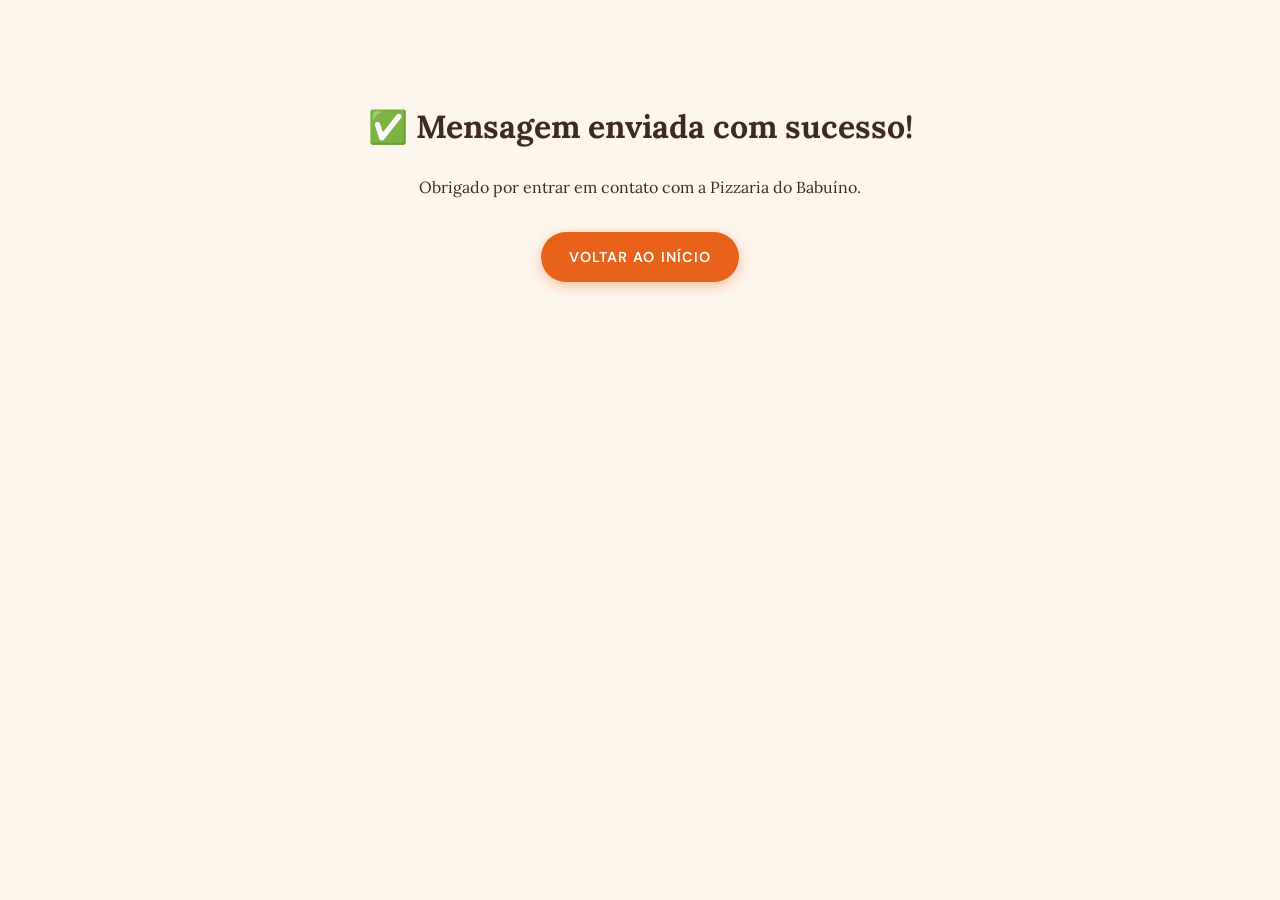
<file: Obrigado.html>
<!DOCTYPE html>
<html lang="pt-BR">

<head>
  <meta charset="UTF-8">
  <meta name="viewport" content="width=device-width, initial-scale=1.0">
  <title>Mensagem Enviada</title>
  <link rel="stylesheet" href="style.css">
</head>

<body>

  <main style="text-align:center; padding:100px 20px;">

    <h1>✅ Mensagem enviada com sucesso!</h1>

    <p style="margin-top:20px;">
      Obrigado por entrar em contato com a Pizzaria do Babuíno.
    </p>

    <a href="./index.html" class="botao-link" style="margin-top:30px;">
      Voltar ao início
    </a>

  </main>

</body>

</html>
</file>
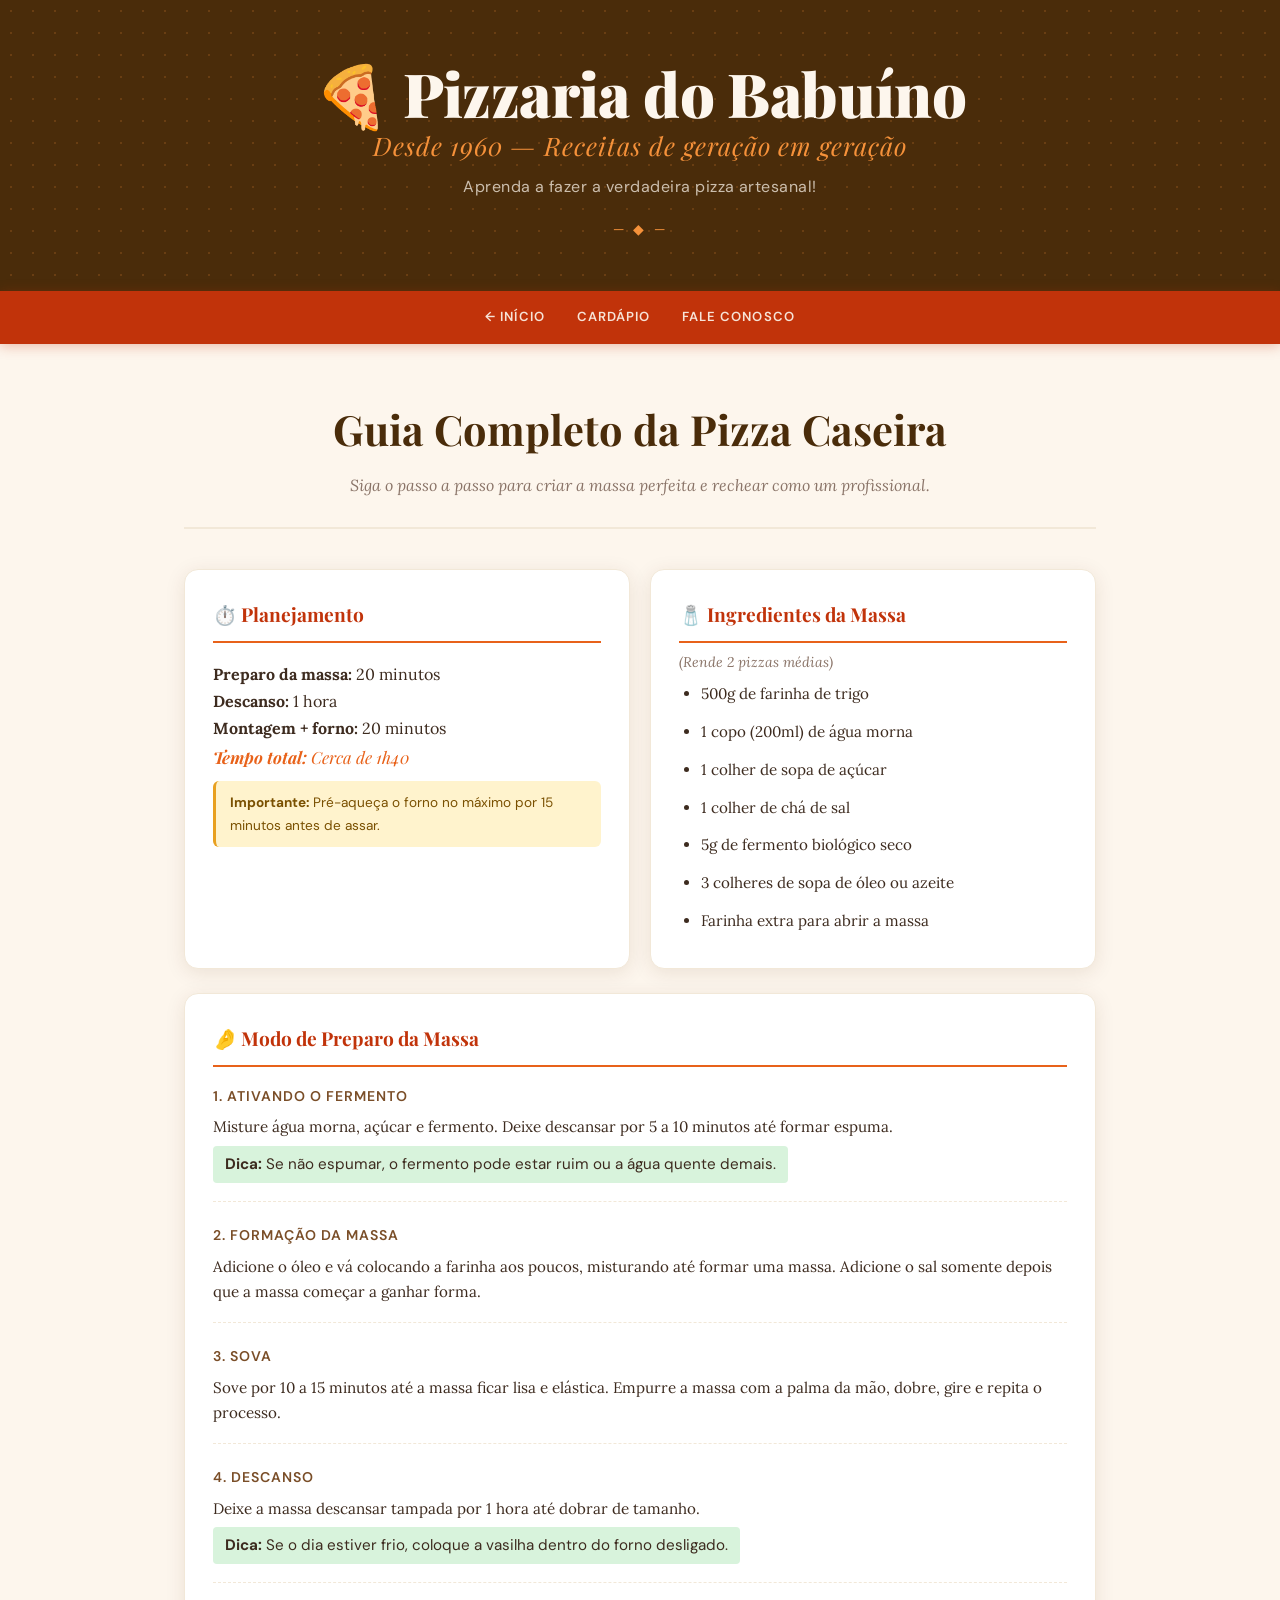
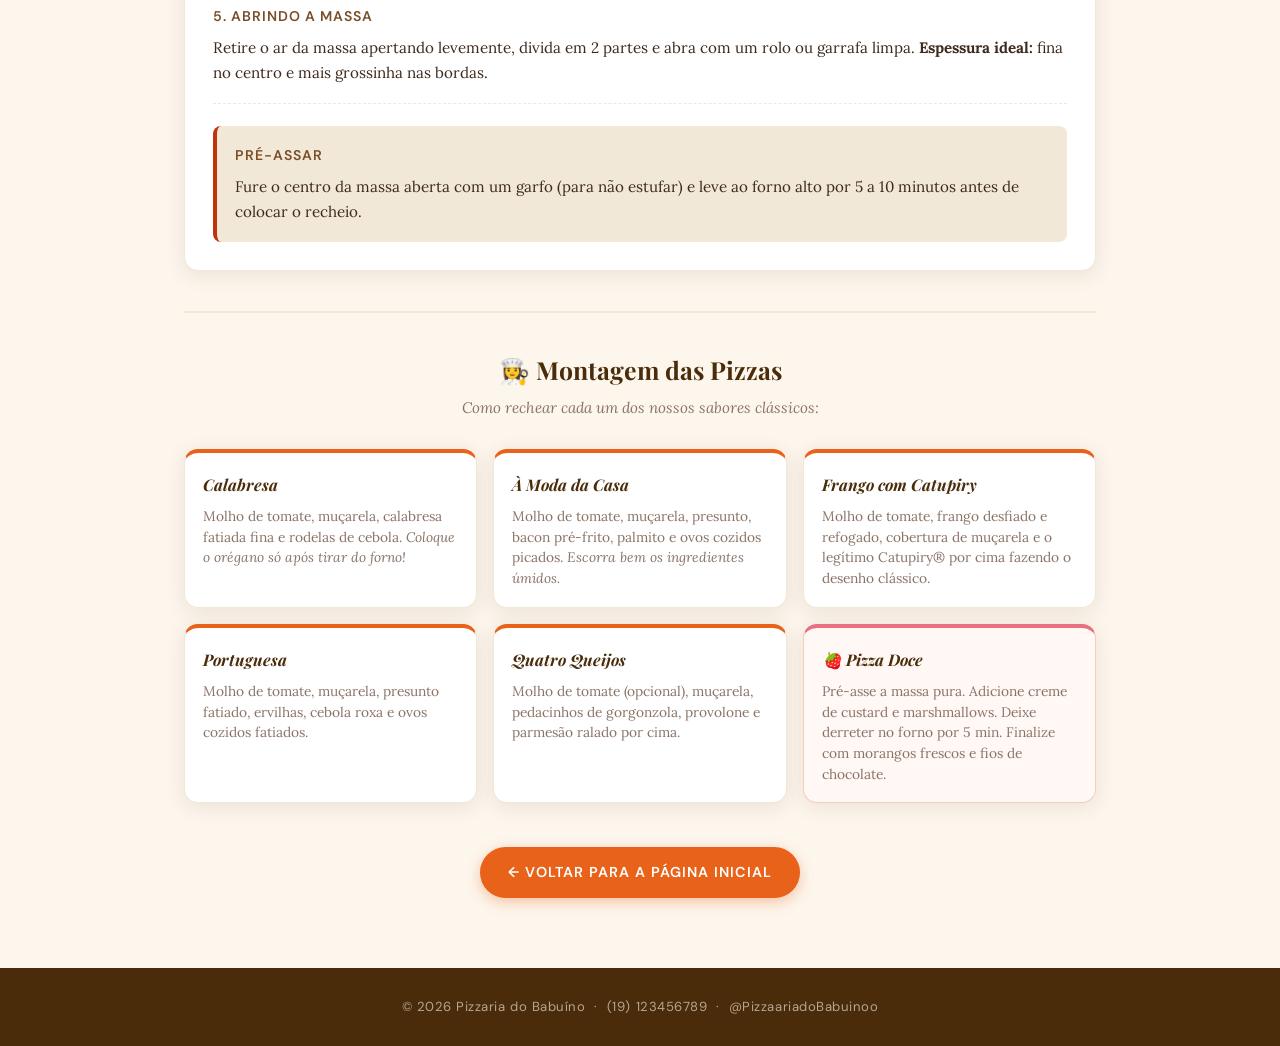
<file: Receitas.html>
<!DOCTYPE html>
<html lang="pt-BR">

<head>
  <meta charset="UTF-8">
  <meta name="viewport" content="width=device-width, initial-scale=1.0">
  <title>Receitas — Pizzaria do Babuíno</title>
  <link rel="stylesheet" href="style.css">
</head>

<body>

  <header>
    <h1>🍕 Pizzaria do Babuíno
      <span>Desde 1960 — Receitas de geração em geração</span>
    </h1>
    <p>Aprenda a fazer a verdadeira pizza artesanal!</p>
  </header>

  <nav>
    <a href="./index.html">← Início</a>
    <a href="./index.html#cardapio">Cardápio</a>
    <a href="./index.html#contato">Fale Conosco</a>
  </nav>

  <main>

    <div class="topo-receitas">
      <h2>Guia Completo da Pizza Caseira</h2>
      <p>Siga o passo a passo para criar a massa perfeita e rechear como um profissional.</p>
    </div>

    <div class="Grid-receita-topo">

      <div class="bloco-receita" id="bloco-planejamento">
        <h3>⏱️ Planejamento</h3>
        <p><strong>Preparo da massa:</strong> 20 minutos</p>
        <p><strong>Descanso:</strong> 1 hora</p>
        <p><strong>Montagem + forno:</strong> 20 minutos</p>
        <p class="destaque-tempo"><strong>Tempo total:</strong> Cerca de 1h40</p>
        <p class="alerta"><strong>Importante:</strong> Pré-aqueça o forno no máximo por 15 minutos antes de assar.</p>
      </div>

      <div class="bloco-receita" id="bloco-ingredientes">
        <h3>🧂 Ingredientes da Massa</h3>
        <p class="sub-ingrediente">(Rende 2 pizzas médias)</p>
        <ul>
          <li>500g de farinha de trigo</li>
          <li>1 copo (200ml) de água morna</li>
          <li>1 colher de sopa de açúcar</li>
          <li>1 colher de chá de sal</li>
          <li>5g de fermento biológico seco</li>
          <li>3 colheres de sopa de óleo ou azeite</li>
          <li>Farinha extra para abrir a massa</li>
        </ul>
      </div>

    </div>

    <div class="bloco-receita" id="bloco-preparo">
      <h3>🤌 Modo de Preparo da Massa</h3>

      <div class="passo">
        <h4>1. Ativando o fermento</h4>
        <p>Misture água morna, açúcar e fermento. Deixe descansar por 5 a 10 minutos até formar espuma.</p>
        <p class="dica-interna"><strong>Dica:</strong> Se não espumar, o fermento pode estar ruim ou a água quente demais.</p>
      </div>

      <div class="passo">
        <h4>2. Formação da massa</h4>
        <p>Adicione o óleo e vá colocando a farinha aos poucos, misturando até formar uma massa. Adicione o sal somente depois que a massa começar a ganhar forma.</p>
      </div>

      <div class="passo">
        <h4>3. Sova</h4>
        <p>Sove por 10 a 15 minutos até a massa ficar lisa e elástica. Empurre a massa com a palma da mão, dobre, gire e repita o processo.</p>
      </div>

      <div class="passo">
        <h4>4. Descanso</h4>
        <p>Deixe a massa descansar tampada por 1 hora até dobrar de tamanho.</p>
        <p class="dica-interna"><strong>Dica:</strong> Se o dia estiver frio, coloque a vasilha dentro do forno desligado.</p>
      </div>

      <div class="passo">
        <h4>5. Abrindo a massa</h4>
        <p>Retire o ar da massa apertando levemente, divida em 2 partes e abra com um rolo ou garrafa limpa. <strong>Espessura ideal:</strong> fina no centro e mais grossinha nas bordas.</p>
      </div>

      <div class="passo-final">
        <h4>Pré-assar</h4>
        <p>Fure o centro da massa aberta com um garfo (para não estufar) e leve ao forno alto por 5 a 10 minutos antes de colocar o recheio.</p>
      </div>
    </div>

    <div class="secao-montagem">
      <h3>👩‍🍳 Montagem das Pizzas</h3>
      <p class="sub-montagem">Como rechear cada um dos nossos sabores clássicos:</p>

      <div class="grid-montagem">

        <div class="mini-card-recheio">
          <h4>Calabresa</h4>
          <p>Molho de tomate, muçarela, calabresa fatiada fina e rodelas de cebola. <em>Coloque o orégano só após tirar do forno!</em></p>
        </div>

        <div class="mini-card-recheio">
          <h4>À Moda da Casa</h4>
          <p>Molho de tomate, muçarela, presunto, bacon pré-frito, palmito e ovos cozidos picados. <em>Escorra bem os ingredientes úmidos.</em></p>
        </div>

        <div class="mini-card-recheio">
          <h4>Frango com Catupiry</h4>
          <p>Molho de tomate, frango desfiado e refogado, cobertura de muçarela e o legítimo Catupiry® por cima fazendo o desenho clássico.</p>
        </div>

        <div class="mini-card-recheio">
          <h4>Portuguesa</h4>
          <p>Molho de tomate, muçarela, presunto fatiado, ervilhas, cebola roxa e ovos cozidos fatiados.</p>
        </div>

        <div class="mini-card-recheio">
          <h4>Quatro Queijos</h4>
          <p>Molho de tomate (opcional), muçarela, pedacinhos de gorgonzola, provolone e parmesão ralado por cima.</p>
        </div>

        <div class="mini-card-recheio-doce">
          <h4>🍓 Pizza Doce</h4>
          <p>Pré-asse a massa pura. Adicione creme de custard e marshmallows. Deixe derreter no forno por 5 min. Finalize com morangos frescos e fios de chocolate.</p>
        </div>

      </div>
    </div>

    <div class="bloco-voltar">
      <a href="./index.html" class="botao-link">← Voltar para a Página Inicial</a>
    </div>

  </main>

  <footer>
    <p>© 2026 Pizzaria do Babuíno &nbsp;·&nbsp; (19) 123456789 &nbsp;·&nbsp; @PizzaariadoBabuinoo</p>
  </footer>

</body>

</html>
</file>
<file: style.css>
/* ==========================================================================
   PIZZARIA DO BABUÍNO — Style System
   Estética: Pizzaria Napolitana Artesanal — quente, rústica, editorial
   ========================================================================== */

@import url("https://fonts.googleapis.com/css2?family=Playfair+Display:ital,wght@0,700;0,900;1,700&family=Lora:ital,wght@0,400;0,600;1,400&family=DM+Sans:wght@400;500;600&display=swap");

/* --------------------------------------------------------------------------
   TOKENS
   -------------------------------------------------------------------------- */
:root {
  --vermelho: #c1330a;
  --laranja: #e8621a;
  --laranja-mel: #f5913a;
  --creme: #fdf6ed;
  --creme-escuro: #f2e8d8;
  --marrom: #4a2c0a;
  --marrom-suave: #7a4e28;
  --cinza-texto: #3d2b1f;
  --cinza-leve: #8a7468;
  --verde-dica: #2d6a4f;
  --fundo-dica: #d8f3dc;

  --ff-display: "Playfair Display", Georgia, serif;
  --ff-body: "Lora", Georgia, serif;
  --ff-ui: "DM Sans", sans-serif;

  --radius-card: 14px;
  --sombra: 0 4px 20px rgba(74, 44, 10, 0.1);
  --sombra-hover: 0 8px 30px rgba(74, 44, 10, 0.18);
}

/* --------------------------------------------------------------------------
   RESET & BASE
   -------------------------------------------------------------------------- */
*,
*::before,
*::after {
  box-sizing: border-box;
  margin: 0;
  padding: 0;
}

html {
  scroll-behavior: smooth;
}

body {
  font-family: var(--ff-body);
  background: var(--creme);
  color: var(--cinza-texto);
  line-height: 1.7;
  -webkit-font-smoothing: antialiased;
}

img {
  max-width: 100%;
  height: auto;
  border-radius: 10px;
  object-fit: cover;
  display: block;
}

/* --------------------------------------------------------------------------
   HEADER
   -------------------------------------------------------------------------- */
header {
  background: var(--marrom);
  color: var(--creme);
  text-align: center;
  padding: 60px 24px 50px;
  position: relative;
  overflow: hidden;
}

/* Textura pontilhada sutil */
header::before {
  content: "";
  position: absolute;
  inset: 0;
  background-image: radial-gradient(
    circle,
    rgba(245, 145, 58, 0.18) 1px,
    transparent 1px
  );
  background-size: 22px 22px;
  pointer-events: none;
}

header h1 {
  font-family: var(--ff-display);
  font-size: clamp(2.2rem, 6vw, 3.8rem);
  font-weight: 900;
  letter-spacing: -0.01em;
  line-height: 1.1;
  position: relative;
}

header h1 span {
  display: block;
  font-size: 0.42em;
  font-weight: 400;
  font-style: italic;
  color: var(--laranja-mel);
  letter-spacing: 0.04em;
  margin-top: 4px;
}

header > p {
  font-family: var(--ff-ui);
  font-size: 1rem;
  color: rgba(253, 246, 237, 0.72);
  margin-top: 14px;
  position: relative;
  letter-spacing: 0.03em;
}

/* Ornamento decorativo */
header::after {
  content: "— ◆ —";
  display: block;
  color: var(--laranja-mel);
  font-size: 0.85rem;
  margin-top: 18px;
  letter-spacing: 0.2em;
  position: relative;
}

/* --------------------------------------------------------------------------
   NAV
   -------------------------------------------------------------------------- */
nav {
  background: var(--vermelho);
  text-align: center;
  padding: 0 16px;
  position: sticky;
  top: 0;
  z-index: 1000;
  box-shadow: 0 2px 12px rgba(193, 51, 10, 0.3);
}

nav a {
  font-family: var(--ff-ui);
  font-weight: 600;
  font-size: 0.82rem;
  letter-spacing: 0.08em;
  text-transform: uppercase;
  color: rgba(253, 246, 237, 0.9);
  text-decoration: none;
  display: inline-block;
  padding: 15px 14px;
  transition: color 0.2s;
}

nav a:hover {
  color: var(--laranja-mel);
}

/* --------------------------------------------------------------------------
   MAIN CONTAINER
   -------------------------------------------------------------------------- */
main {
  max-width: 960px;
  margin: 0 auto;
  padding: 50px 24px 60px;
}

section {
  margin-bottom: 64px;
}

/* --------------------------------------------------------------------------
   HEADINGS
   -------------------------------------------------------------------------- */
h2 {
  font-family: var(--ff-display);
  font-size: clamp(1.6rem, 4vw, 2.2rem);
  color: var(--marrom);
  font-weight: 700;
}

h3 {
  font-family: var(--ff-display);
  font-size: 1.35rem;
  color: var(--vermelho);
  font-weight: 700;
}

/* --------------------------------------------------------------------------
   BOAS-VINDAS
   -------------------------------------------------------------------------- */
#boas-vindas {
  text-align: center;
  padding: 42px 32px;
  background: var(--creme-escuro);
  border-radius: var(--radius-card);
  border: 1px solid rgba(74, 44, 10, 0.1);
}

#boas-vindas h2 {
  font-size: clamp(1.8rem, 4vw, 2.5rem);
  margin-bottom: 12px;
}

#boas-vindas p {
  font-size: 1.05rem;
  color: var(--marrom-suave);
  font-style: italic;
}

/* --------------------------------------------------------------------------
   INSTITUCIONAL
   -------------------------------------------------------------------------- */
.institucional-grid {
  display: grid;
  grid-template-columns: repeat(auto-fit, minmax(200px, 1fr));
  gap: 20px;
  list-style: none;
}

.institucional-grid li {
  background: white;
  padding: 28px 22px;
  border-radius: var(--radius-card);
  border-top: 4px solid var(--laranja);
  box-shadow: var(--sombra);
}

.institucional-grid li h2 {
  font-size: 1.1rem;
  color: var(--vermelho);
  margin-bottom: 8px;
  text-transform: uppercase;
  letter-spacing: 0.06em;
  font-family: var(--ff-ui);
  font-weight: 600;
}

.institucional-grid li p {
  font-size: 0.92rem;
  color: var(--cinza-leve);
  line-height: 1.6;
}

/* --------------------------------------------------------------------------
   SOBRE / GALERIA
   -------------------------------------------------------------------------- */
#sobre h2 {
  margin-bottom: 14px;
}
#sobre p {
  color: var(--cinza-leve);
  margin-bottom: 10px;
}

.galeria-fotos {
  display: flex;
  gap: 16px;
  flex-wrap: wrap;
  margin-top: 24px;
}

.galeria-fotos img {
  flex: 1 1 260px;
  height: 200px;
  border-radius: 10px;
  box-shadow: var(--sombra);
  transition: transform 0.3s;
}
.galeria-fotos img:hover {
  transform: scale(1.02);
}

/* --------------------------------------------------------------------------
   CARDÁPIO
   -------------------------------------------------------------------------- */
#cardapio h2 {
  text-align: center;
  font-size: clamp(1.8rem, 4vw, 2.4rem);
  margin-bottom: 4px;
}

.subtitulo-cardapio {
  text-align: center;
  font-style: italic;
  color: var(--cinza-leve);
  font-size: 0.97rem;
  margin-bottom: 32px;
  font-family: var(--ff-body);
}

.cardapio-grid {
  display: grid;
  grid-template-columns: repeat(auto-fit, minmax(260px, 1fr));
  gap: 18px;
  list-style: none;
}

.cardapio-grid li {
  background: white;
  padding: 20px 18px;
  border-radius: var(--radius-card);
  border-left: 5px solid var(--laranja);
  box-shadow: var(--sombra);
  transition:
    transform 0.25s,
    box-shadow 0.25s;
}

.cardapio-grid li:hover {
  transform: translateY(-4px);
  box-shadow: var(--sombra-hover);
}

.sabor {
  display: block;
  font-family: var(--ff-display);
  font-weight: 700;
  font-style: italic;
  color: var(--vermelho);
  font-size: 1.15rem;
  margin-bottom: 6px;
}

.cardapio-grid li p {
  font-size: 0.88rem;
  color: var(--cinza-leve);
  line-height: 1.55;
}

/* --------------------------------------------------------------------------
   CHAMADA PARA RECEITA
   -------------------------------------------------------------------------- */
.chamada-receita {
  display: flex;
  align-items: center;
  justify-content: center;
  gap: 18px;
  padding: 40px 24px;
  background: var(--marrom);
  border-radius: var(--radius-card);
  flex-wrap: wrap;
}

.chamada-receita span {
  font-family: var(--ff-display);
  font-size: 1.25rem;
  font-style: italic;
  color: var(--creme);
}

/* --------------------------------------------------------------------------
   BOTÃO
   -------------------------------------------------------------------------- */
.botao-link {
  font-family: var(--ff-ui);
  font-weight: 600;
  font-size: 0.9rem;
  letter-spacing: 0.07em;
  text-transform: uppercase;
  background: var(--laranja);
  color: white;
  text-decoration: none;
  padding: 13px 28px;
  border-radius: 50px;
  display: inline-block;
  transition:
    background 0.2s,
    transform 0.2s;
  box-shadow: 0 4px 14px rgba(232, 98, 26, 0.35);
}

.botao-link:hover {
  background: var(--vermelho);
  transform: scale(1.04);
}

/* --------------------------------------------------------------------------
   FORMULÁRIO
   -------------------------------------------------------------------------- */
#contato h2 {
  margin-bottom: 20px;
}

form {
  display: flex;
  flex-direction: column;
  gap: 4px;
}

form label {
  font-family: var(--ff-ui);
  font-size: 0.82rem;
  font-weight: 600;
  letter-spacing: 0.05em;
  text-transform: uppercase;
  color: var(--marrom-suave);
  margin-bottom: 2px;
  margin-top: 10px;
}

form input,
form textarea {
  padding: 12px 14px;
  border: 1.5px solid var(--creme-escuro);
  border-radius: 8px;
  font-family: var(--ff-body);
  font-size: 0.95rem;
  background: white;
  color: var(--cinza-texto);
  transition: border-color 0.2s;
  margin-bottom: 4px;
}

form input:focus,
form textarea:focus {
  outline: none;
  border-color: var(--laranja);
}

form textarea {
  resize: vertical;
  min-height: 120px;
}

button[type="submit"] {
  font-family: var(--ff-ui);
  font-weight: 600;
  letter-spacing: 0.07em;
  text-transform: uppercase;
  background: var(--vermelho);
  color: white;
  border: none;
  padding: 14px;
  cursor: pointer;
  border-radius: 8px;
  font-size: 0.9rem;
  margin-top: 10px;
  transition:
    background 0.2s,
    transform 0.15s;
}

button[type="submit"]:hover {
  background: var(--marrom);
  transform: scale(1.01);
}

/* --------------------------------------------------------------------------
   FOOTER
   -------------------------------------------------------------------------- */
footer {
  text-align: center;
  padding: 28px 20px;
  background: var(--marrom);
  color: rgba(253, 246, 237, 0.6);
  font-family: var(--ff-ui);
  font-size: 0.82rem;
  letter-spacing: 0.04em;
}

/* ==========================================================================
   PÁGINA DE RECEITAS
   ========================================================================== */

.topo-receitas {
  text-align: center;
  margin-bottom: 40px;
  padding-bottom: 28px;
  border-bottom: 2px solid var(--creme-escuro);
}

.topo-receitas h2 {
  font-size: clamp(1.8rem, 4vw, 2.6rem);
  color: var(--marrom);
  margin-bottom: 8px;
}

.topo-receitas p {
  font-style: italic;
  color: var(--cinza-leve);
  font-size: 1rem;
}

/* Grid topo (Planejamento + Ingredientes) */
.Grid-receita-topo {
  display: grid;
  grid-template-columns: repeat(auto-fit, minmax(300px, 1fr));
  gap: 20px;
  margin-bottom: 24px;
}

/* Bloco base */
.bloco-receita {
  background: white;
  padding: 28px;
  border-radius: var(--radius-card);
  border: 1px solid var(--creme-escuro);
  box-shadow: var(--sombra);
}

.bloco-receita h3 {
  margin-top: 0;
  font-size: 1.2rem;
  border-bottom: 2px solid var(--laranja);
  padding-bottom: 10px;
  margin-bottom: 18px;
}

/* Planejamento */
.destaque-tempo {
  font-family: var(--ff-display);
  font-size: 1.05rem;
  color: var(--laranja);
  font-style: italic;
}

.alerta {
  background: #fff3cd;
  border-left: 3px solid #e8a020;
  padding: 10px 14px;
  border-radius: 6px;
  font-size: 0.85rem;
  color: #7a5000;
  margin-top: 10px;
  font-family: var(--ff-ui);
}

/* Ingredientes */
.sub-ingrediente {
  color: var(--cinza-leve);
  font-size: 0.88rem;
  margin-top: -10px;
  font-style: italic;
}

#bloco-ingredientes ul {
  display: block;
  padding-left: 22px;
  list-style: disc;
}

#bloco-ingredientes ul li {
  background: none !important;
  padding: 6px 0 !important;
  border-radius: 0 !important;
  box-shadow: none !important;
  border-left: none !important;
  list-style: disc !important;
  font-size: 0.95rem;
  color: var(--cinza-texto);
  transform: none !important;
}

/* Preparo — linha do tempo */
#bloco-preparo {
  margin-bottom: 40px;
}

.passo {
  margin-bottom: 22px;
  border-bottom: 1px dashed var(--creme-escuro);
  padding-bottom: 18px;
}

.passo h4,
.passo-final h4 {
  font-family: var(--ff-ui);
  font-weight: 600;
  font-size: 0.88rem;
  text-transform: uppercase;
  letter-spacing: 0.07em;
  color: var(--marrom-suave);
  margin-bottom: 6px;
}

.passo p,
.passo-final p {
  font-size: 0.95rem;
  line-height: 1.65;
  color: var(--cinza-texto);
}

.dica-interna {
  display: inline-block;
  font-size: 0.82rem;
  color: var(--verde-dica);
  background: var(--fundo-dica);
  padding: 6px 12px;
  border-radius: 4px;
  margin-top: 6px;
  font-family: var(--ff-ui);
}

.passo-final {
  background: var(--creme-escuro);
  padding: 18px;
  border-radius: 8px;
  border-left: 4px solid var(--vermelho);
}

/* Montagem */
.secao-montagem {
  margin-top: 30px;
  border-top: 2px solid var(--creme-escuro);
  padding-top: 36px;
}

.secao-montagem > h3 {
  text-align: center;
  font-size: 1.55rem;
  color: var(--marrom);
  margin-bottom: 4px;
}

.sub-montagem {
  text-align: center;
  color: var(--cinza-leve);
  font-style: italic;
  margin-bottom: 28px;
  font-size: 0.95rem;
}

.grid-montagem {
  display: grid;
  grid-template-columns: repeat(auto-fit, minmax(230px, 1fr));
  gap: 16px;
}

.mini-card-recheio {
  background: white;
  padding: 18px;
  border-radius: var(--radius-card);
  border: 1px solid var(--creme-escuro);
  border-top: 4px solid var(--laranja);
  box-shadow: var(--sombra);
  transition: transform 0.2s;
}

.mini-card-recheio:hover {
  transform: translateY(-3px);
}

.mini-card-recheio-doce {
  background: #fff8f5;
  padding: 18px;
  border-radius: var(--radius-card);
  border: 1px solid #f5ceba;
  border-top: 4px solid #e87080;
  box-shadow: var(--sombra);
  transition: transform 0.2s;
}

.mini-card-recheio-doce:hover {
  transform: translateY(-3px);
}

.mini-card-recheio h4,
.mini-card-recheio-doce h4 {
  font-family: var(--ff-display);
  font-style: italic;
  font-size: 1rem;
  color: var(--marrom);
  margin-bottom: 8px;
}

.mini-card-recheio p,
.mini-card-recheio-doce p {
  font-size: 0.86rem;
  color: var(--cinza-leve);
  line-height: 1.5;
}

/* Botão de voltar centralizado */
.bloco-voltar {
  text-align: center;
  margin: 44px 0 10px;
}

/* --------------------------------------------------------------------------
   RESPONSIVO
   -------------------------------------------------------------------------- */
@media (max-width: 600px) {
  main {
    padding: 32px 16px 48px;
  }
  nav a {
    font-size: 0.75rem;
    padding: 12px 8px;
  }
  .chamada-receita {
    flex-direction: column;
    text-align: center;
  }
}
</file>
